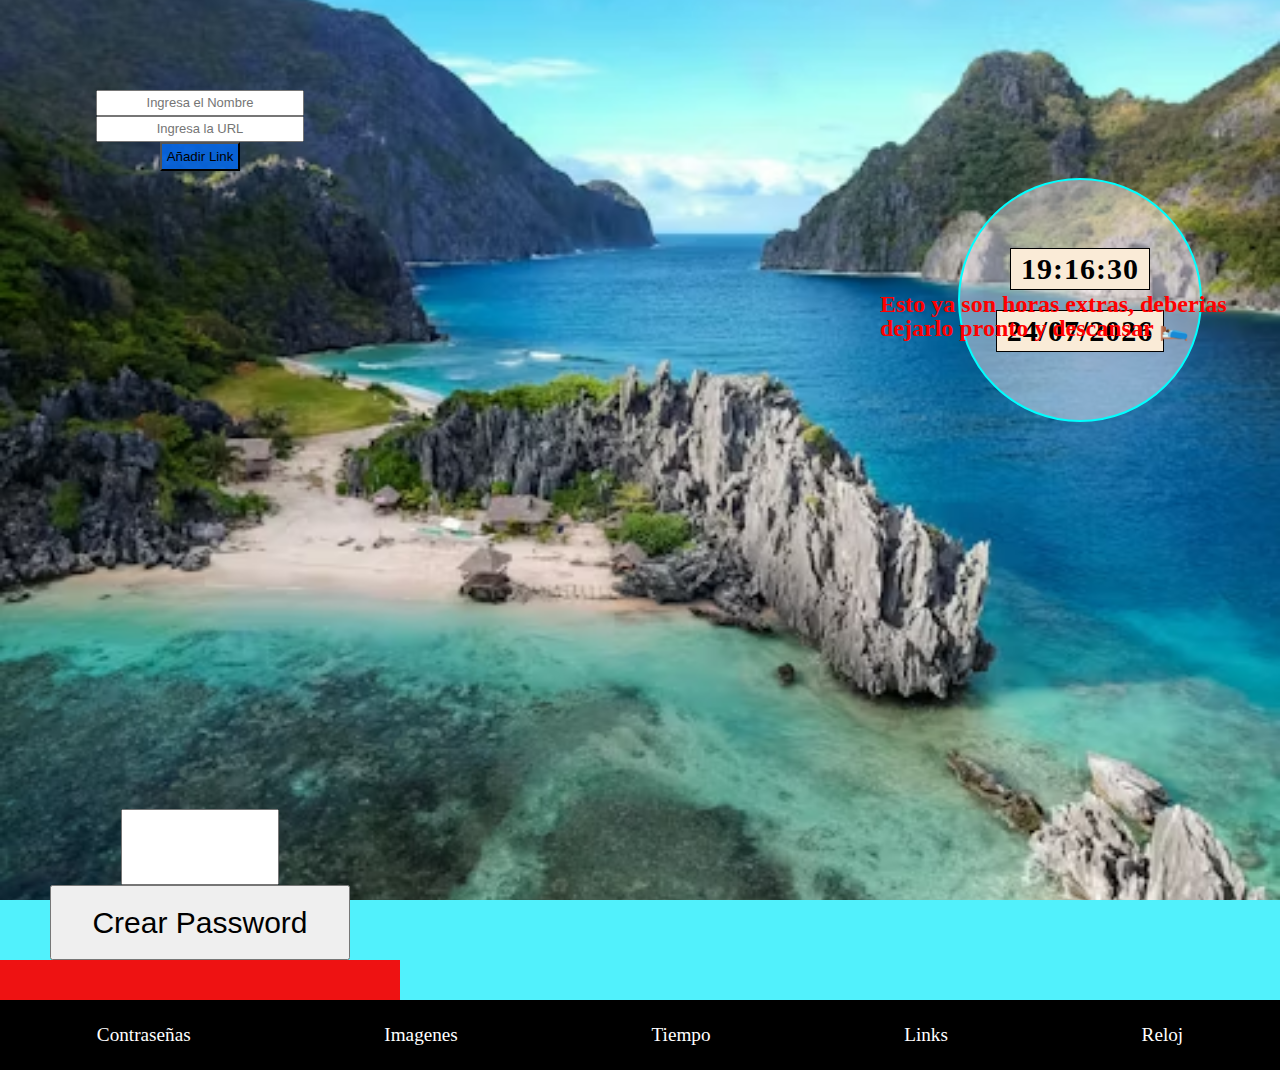
<file: index.html>
<!DOCTYPE html>
<html lang="es">

<head>
  <meta charset="UTF-8">
  <meta name="viewport" content="width=device-width, initial-scale=1.0">
  <title>Proyecto Fronted</title>
  <link rel="stylesheet" href="./css/styles.css">
</head>

<body>
  <div id="imagenes"></div>

  <section class="principal">
    <article id="links" class="links">
      <input type="text" id="titulo" required placeholder="Ingresa el Nombre">
      <input type="text" name="link" id="link" placeholder="Ingresa la URL" required>

      <button id="btnLink">Añadir Link</button>
      <ul id="lista" class="lista"></ul>
    </article>

    <article class="idxTiempo">
      <ul id="tiempo" class="tiempo"></ul>
    </article>

    <article id="containerReloj" class="containerReloj">
      <div id="reloj" class="reloj"></div>
      <div id="fecha" class="fecha"></div>
      <p id="frase" class="frase"></p>
    </article>
  </section>

  <article id="contraseñas" class="contraseñas">
    <input type="number" id="inputPassword" max="50" min="12">
    <button type="button" id="btnPassword">Crear Password</button>
    <p id="contraseñaSegura"></p>
  </article>

  <article class="indxImg">
    <div id="imagenes"></div>
  </article>

  <script type="module" src="./scripts/imagenes.js"></script>
  <script type="module" src="./scripts/scripts.js"></script>
</body>
<footer>
  <div class="enlacesFooter">
    <a href="./html/contraseñas.html" target="_blank">Contraseñas</a>
    <a href="./html/imagenes.html" target="_blank">Imagenes</a>
    <a href="./html/index-tiempo.html" target="_blank">Tiempo</a>
    <a href="./html/links.html" target="_blank">Links</a>
    <a href="./html/reloj.html" target="_blank">Reloj</a>
  </div>
</footer>

</html>
</file>
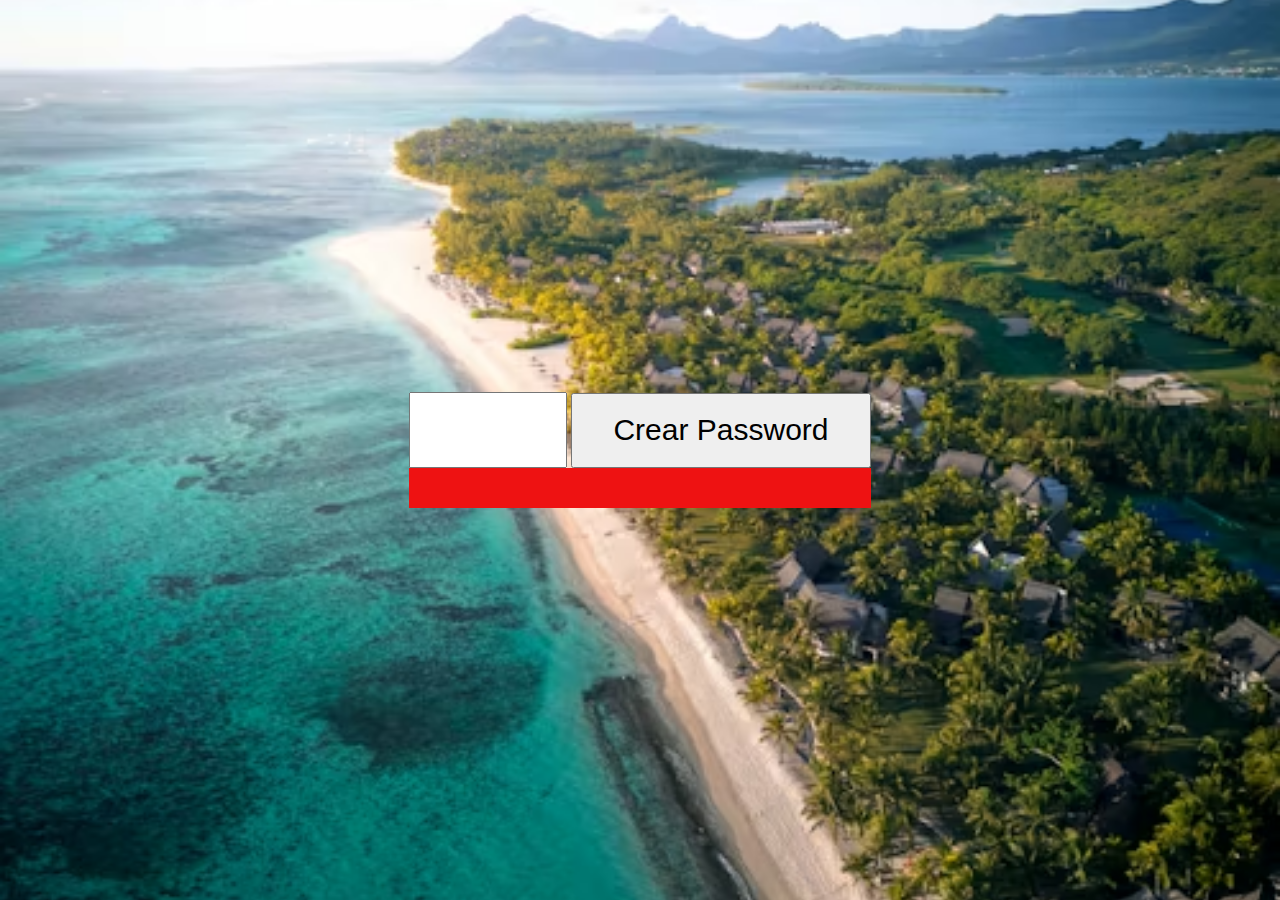
<file: html/contraseñas.html>
<!DOCTYPE html>
<html lang="es">

<head>
    <meta charset="UTF-8">
    <meta name="viewport" content="width=device-width, initial-scale=1.0">
    <title>Generador de Contraseñas Seguras</title>
    <link rel="stylesheet" href="../css/styles.css">
</head>

<body class="bodyContraseña">
    <main>
        <section id="contraseñas" class="contraseñas">
            <input type="number" id="inputPassword" max="50" min="12">
            <button type="button" id="btnPassword">Crear Password</button>
            <p id="contraseñaSegura"></p>
        </section>
    </main>

    <script type="module" src="../scripts/imagenes.js"></script>
    <script type="module" src="../scripts/contraseñas.js"></script>
</body>

</html>
</file>
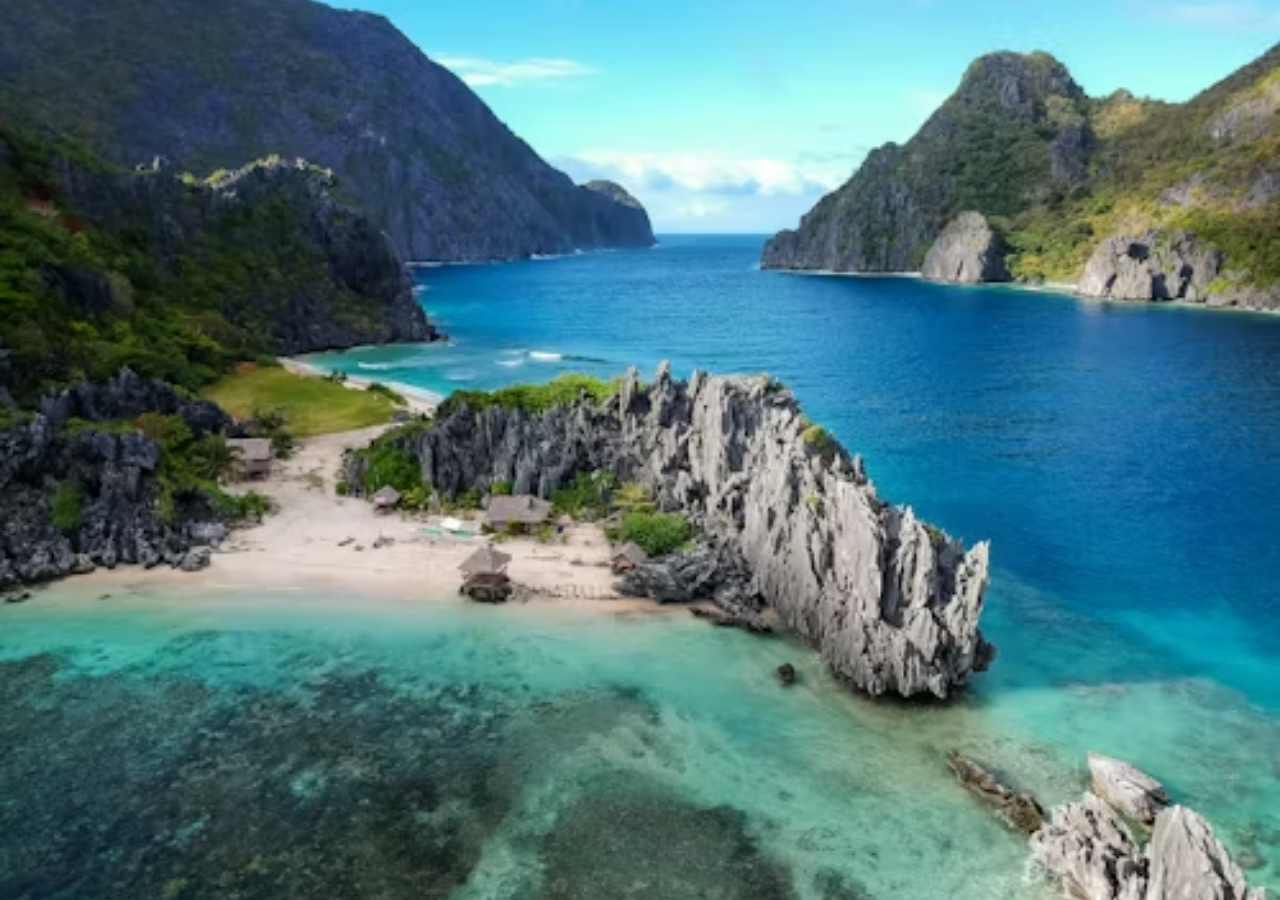
<file: html/imagenes.html>
<!DOCTYPE html>
<html lang="es">

<head>
    <meta charset="UTF-8">
    <meta name="viewport" content="width=device-width, initial-scale=1.0">
    <title>Imagenes Aleatorias</title>
    <link rel="stylesheet" href="../css/styles.css">
</head>

<body id="body">
    <div id="imagenes"></div>


    <script src="../scripts/imagenes.js"></script>
</body>

</html>
</file>
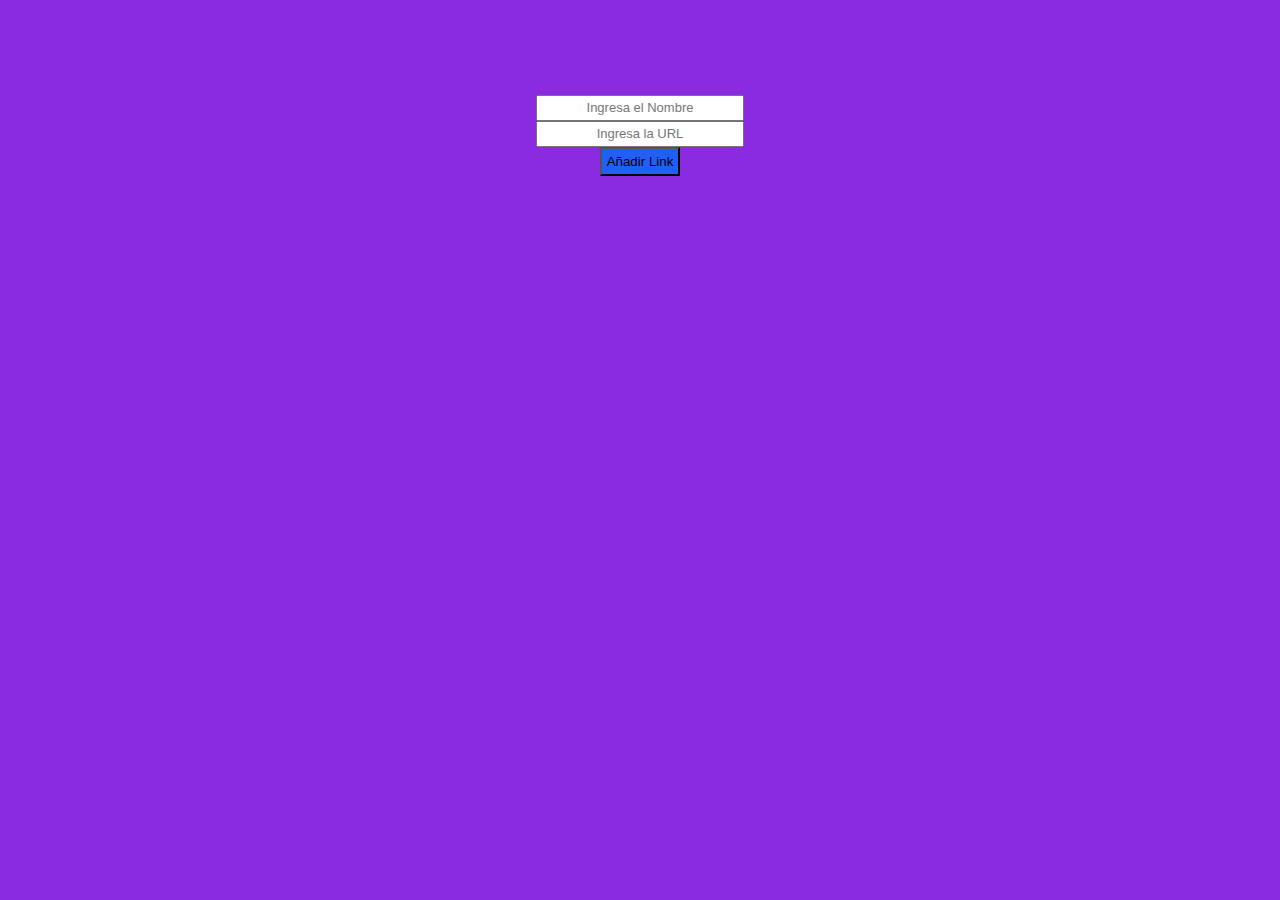
<file: html/links.html>
<!DOCTYPE html>
<html lang="es">

<head>
    <meta charset="UTF-8">
    <meta name="viewport" content="width=device-width, initial-scale=1.0">
    <title>Creador de Links</title>
    <link rel="stylesheet" href="../css/styles.css">
</head>

<body class="bodyLinks">
    <main>
        <section id="links" class="links">
            <input type="text" id="titulo" required placeholder="Ingresa el Nombre">
            <input type="text" name="link" id="link" placeholder="Ingresa la URL" required>

            <button id="btnLink">Añadir Link</button>
        </section>
        <ul id="lista" class="lista">

        </ul>

    </main>
    <script src="../scripts/links.js"></script>
</body>

</html>
</file>
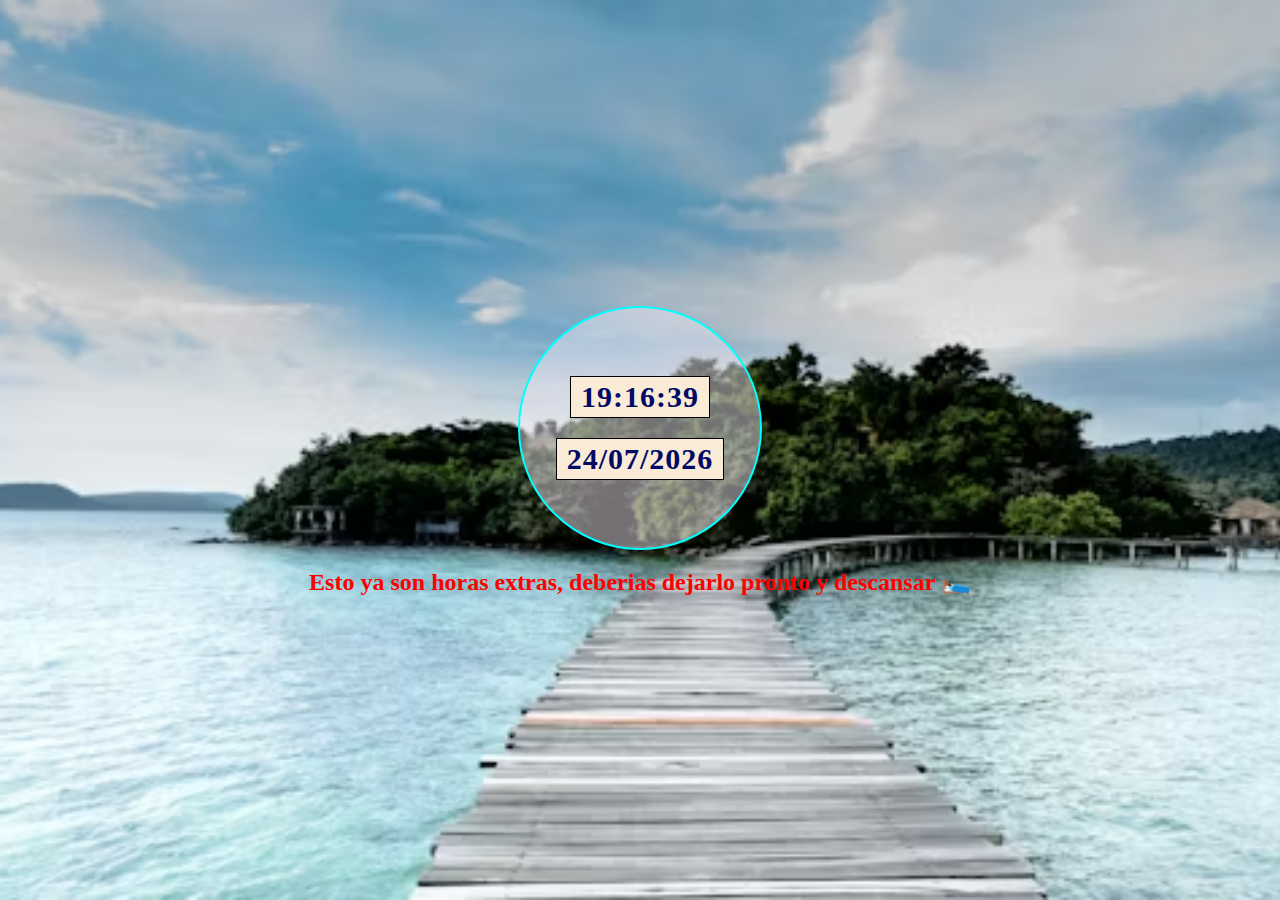
<file: html/reloj.html>
<!DOCTYPE html>
<html lang="es">

<head>
    <meta charset="UTF-8">
    <meta name="viewport" content="width=device-width, initial-scale=1.0">
    <title>Hora y Fecha</title>
    <link rel="stylesheet" href="../css/styles.css">
</head>

<body class="bodyReloj">
    <main class="mainReloj">
        <section id="containerReloj" class="containerReloj">
            <div id="reloj" class="reloj"></div>
            <div id="frase" class="frase"></div>
        </section>
    </main>

    <script type="module" src="../scripts/imagenes.js"></script>
    <script type="module" src="../scripts/reloj.js"></script>
</body>

</html>
</file>
<file: css/styles.css>
html,
body,
div,
span,
applet,
object,
iframe,
h1,
h2,
h3,
h4,
h5,
h6,
p,
blockquote,
pre,
a,
abbr,
acronym,
address,
big,
cite,
code,
del,
dfn,
em,
img,
ins,
kbd,
q,
s,
samp,
small,
strike,
strong,
sub,
sup,
tt,
var,
b,
u,
i,
center,
dl,
dt,
dd,
ol,
ul,
li,
fieldset,
form,
label,
legend,
table,
caption,
tbody,
tfoot,
thead,
tr,
th,
td,
article,
aside,
canvas,
details,
embed,
figure,
figcaption,
footer,
header,
hgroup,
menu,
nav,
output,
ruby,
section,
summary,
time,
mark,
audio,
video {
  margin: 0;
  padding: 0;
  border: 0;
  font-size: 100%;
  font: inherit;
  vertical-align: baseline;
}

/* HTML5 display-role reset for older browsers */
article,
aside,
details,
figcaption,
figure,
footer,
header,
hgroup,
menu,
nav,
section {
  display: block;
}

body {
  line-height: 1;
}

ol,
ul {
  list-style: none;
}

blockquote,
q {
  quotes: none;
}

blockquote:before,
blockquote:after,
q:before,
q:after {
  content: '';
  content: none;
}

table {
  border-collapse: collapse;
  border-spacing: 0;
}

/****************mis css****************************************************/

.bodyReloj {
  color: rgb(2, 9, 102);
}

.containerReloj {
  display: flex;
  justify-content: center;
  align-items: center;
  flex-direction: column;
  height: 100dvh;
}

.reloj {
  width: 200px;
  height: 200px;
  padding: 20px;
  border: solid 2px aqua;
  border-radius: 50%;
  display: flex;
  justify-content: center;
  align-items: center;
  flex-direction: column;
  font-weight: bold;
  font-size: 30px;
  background-color: rgba(240, 233, 241, 0.479);
}

.hora {
  font-size: 30px;
}

.frase {
  margin-top: 20px;
  color: rgb(255, 0, 0);
  font-size: x-large;
  font-weight: bold;
}

/**contraseñas*/
.bodyContraseña {
  display: flex;
  justify-content: center;
  align-items: center;
  height: 100dvh;
}

.contraseñas {
  text-align: center;
}

input {
  width: 150px;
  height: 70px;
  font-size: 30px;
  text-align: center;
}

#btnPassword {
  width: 300px;
  height: 75px;
  font-size: 30px;
  text-align: center;
}

#contraseñaSegura {
  font-size: x-large;
  font-weight: bold;
  background-color: rgb(238, 18, 18);
  color: aliceblue;
  padding: 20px;
}

/*links*/
.bodyLinks {
  background-color: blueviolet;
}

.links {
  display: flex;
  justify-content: center;
  align-items: center;
  flex-direction: column;
  flex-wrap: wrap;
  height: 30dvh;
}

.links input {
  width: 200px;
  font-size: small;
  height: 20px;
}

.lista {
  text-align: center;
  padding: 5px;
  width: 200px;
  margin: 0 auto;
}

.lista li {
  background-color: darkgreen;
  margin: 10px;
  padding: 10px;
  border-radius: 5px;
}

.lista li a {
  color: white;
  text-decoration: none;
  font-size: large;
}

.lista button {
  background-color: rgb(255, 17, 17);
  padding: 5px;
  color: white;
}

#btnLink {
  padding: 5px;
  background-color: rgba(0, 110, 255, 0.767);
  top: 0;
}

@media (max-width: 370px) {
  #btnLink {
    margin-top: -80px;
  }

  .lista {
    width: 150px;
  }

  .lista li {
    padding: 5px;
  }

  .lista li a {
    font-size: 12px;
    font-weight: lighter;
  }
}

/*******tiempo***************************/
.bodyTiempo {
  background-color: aqua;
}

.tituloTiempo {
  position: sticky;
  left: 0;
  display: flex;
  justify-content: center;
  align-items: center;
  width: 100%;
  padding: 20px;
  margin-right: 80px;
}

.tituloTiempo img {
  width: 10dvw;
}

.tituloTiempo h3 {
  font-size: x-large;
}

.lugar {
  margin-left: 200px;
  background-color: antiquewhite;
  line-height: 30px;
  padding: 20px;
}

.infoTiempo {
  background-color: antiquewhite;
  height: fit-content;
  width: 300px;
  line-height: 25px;
  margin: 20px;
  margin-left: 50px;
  padding: 20px;
  font-weight: bold;
  letter-spacing: 2px;
}

.porHoras {
  display: flex;
  align-items: center;
  margin-left: 20px;
  overflow-x: auto;
}

.hora {
  border: solid 1px black;
  padding: 10px;
  height: fit-content;
  margin: 10px;
  background-color: antiquewhite;
  line-height: 20px;
  letter-spacing: 1px;
}

/******principal*********/
html,
body {
  height: 100%;
  background-color: #51f1fc;
  background-color: linear-gradient(178deg, rgba(81, 241, 252, 0.59) 0%, rgba(24, 190, 219, 0.33) 15%, rgba(0, 212, 255, 1) 100%);
}

footer {
  width: 100%;
}

.enlacesFooter {
  display: flex;
  justify-content: space-around;
  align-items: center;
  flex-wrap: wrap;
  gap: 20px;
  height: 50px;
  background-color: black;
  padding: 10px;
}

.enlacesFooter a {
  color: white;
  text-decoration: none;
  font-size: larger;
}

.principal {
  display: flex;
  flex-wrap: wrap;
  justify-content: space-between;
  margin-top: 0;
}

.principalDos {
  display: flex;
  justify-content: space-between;
  align-items: center;
  flex-wrap: wrap;
  margin-top: -200px;
}

article.containerReloj {
  margin-top: -191px;
  margin-bottom: 100px;
  width: 400px;
}

.fecha {
  margin-top: -150px;
}

article {
  width: 400px;
}

.indexTiempo {
  margin-left: 150px;
}

/* ======= MODO MÓVIL ======= */
@media (max-width: 480px) {

  /* Texto más pequeño */
  body {
    font-size: 14px;
  }

  h1,
  h2,
  h3 {
    font-size: 18px;
  }

  .reloj {
    width: 140px;
    height: 140px;
    font-size: 20px;
    padding: 10px;
    text-align: center;
  }

  .containerReloj,
  .bodyContraseña,
  .bodyLinks,
  .bodyTiempo {
    padding: 10px;
    justify-content: center;
  }

  .containerReloj {
    margin-bottom: 5px;
    height: auto;
    padding-bottom: 140px;
  }

  article.containerReloj {
    margin-top: 5px;
    margin-bottom: 20px;
  }

  input {
    width: 120px;
    height: 50px;
    font-size: 20px;
  }

  #btnPassword {
    width: 200px;
    height: 60px;
    font-size: 22px;
  }

  .lista {
    margin-top: 40px;
  }

  .tituloTiempo {
    flex-direction: column;
    margin: 0;
    padding: 10px;
  }

  .tituloTiempo img {
    width: 25dvw;
  }

  .lugar,
  .infoTiempo {
    margin: 10px 0;
    width: 90%;
    font-size: 14px;
    padding: 10px;
  }

  .porHoras {
    flex-wrap: nowrap;
    overflow-x: auto;
    width: 100%;
    margin: 0;
  }

  .hora {
    width: 120px;
    font-size: 12px;
    padding: 5px;
    margin: 5px;
  }

  .enlacesFooter a {
    font-size: 14px;
  }

  article {
    width: 90%;
    margin: 0 auto;
  }

  .principal,
  .principalDos {
    justify-content: center;
    margin-top: 0;
  }
}
</file>
